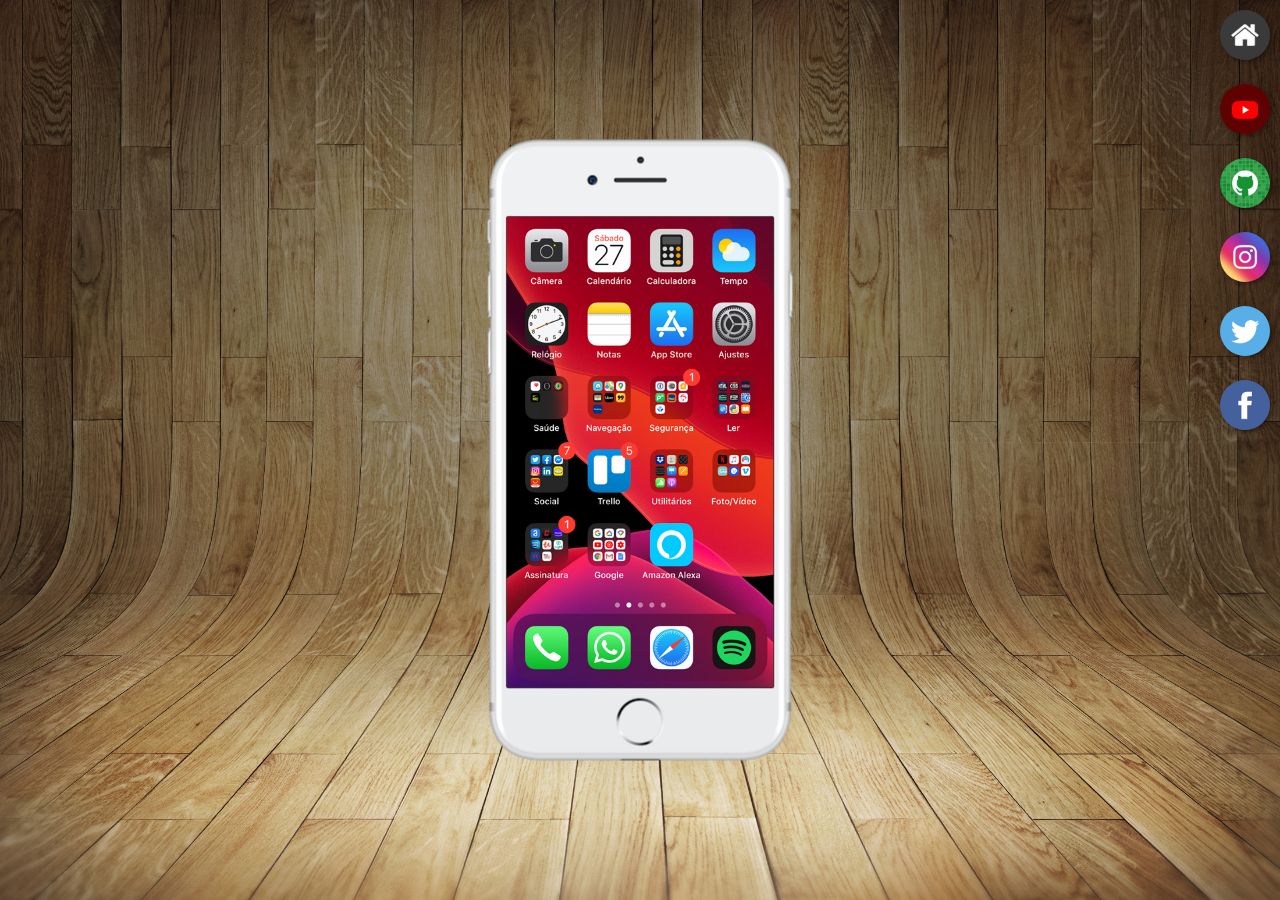
<file: index.html>
<!DOCTYPE html>
<html lang="pt-br">
<head>
    <meta charset="UTF-8">
    <meta name="viewport" content="width=device-width, initial-scale=1.0">
    <link rel="shortcut icon" href="favicon/favicon.ico" type="image/x-icon">
    <link rel="stylesheet" href="estilos/style.css">
    <title>Projeto Redes Sociais</title>
</head>
<body>
    <main>
        <section id="telefone">
            <iframe src="home.html" name="tela" id="tela" frameborder="0">
                <p>Seu navegador não é compatível com isso.</p>
            </iframe>
        </section>

        <section id="redes-sociais">
            <a href="home.html" target="tela"><img src="imagens/logo-home.jpg" alt="Home"></a><br>
            <a href="youtube.html" target="tela"><img src="imagens/logo-youtube.jpg" alt="Youtube"></a><br>
            <a href="github.html" target="tela"><img src="imagens/logo-github.jpg" alt="GitHub"></a><br>
            <a href="" target="tela"><img src="imagens/logo-instagram.jpg" alt="Instagram"></a><br>
            <a href="" target="tela"><img src="imagens/logo-twitter.jpg" alt="Twitter"></a><br>
            <a href="" target="tela"><img src="imagens/logo-facebook.jpg" alt="Facebook"></a><br>
        </section>
    </main>
</body>
</html>
</file>
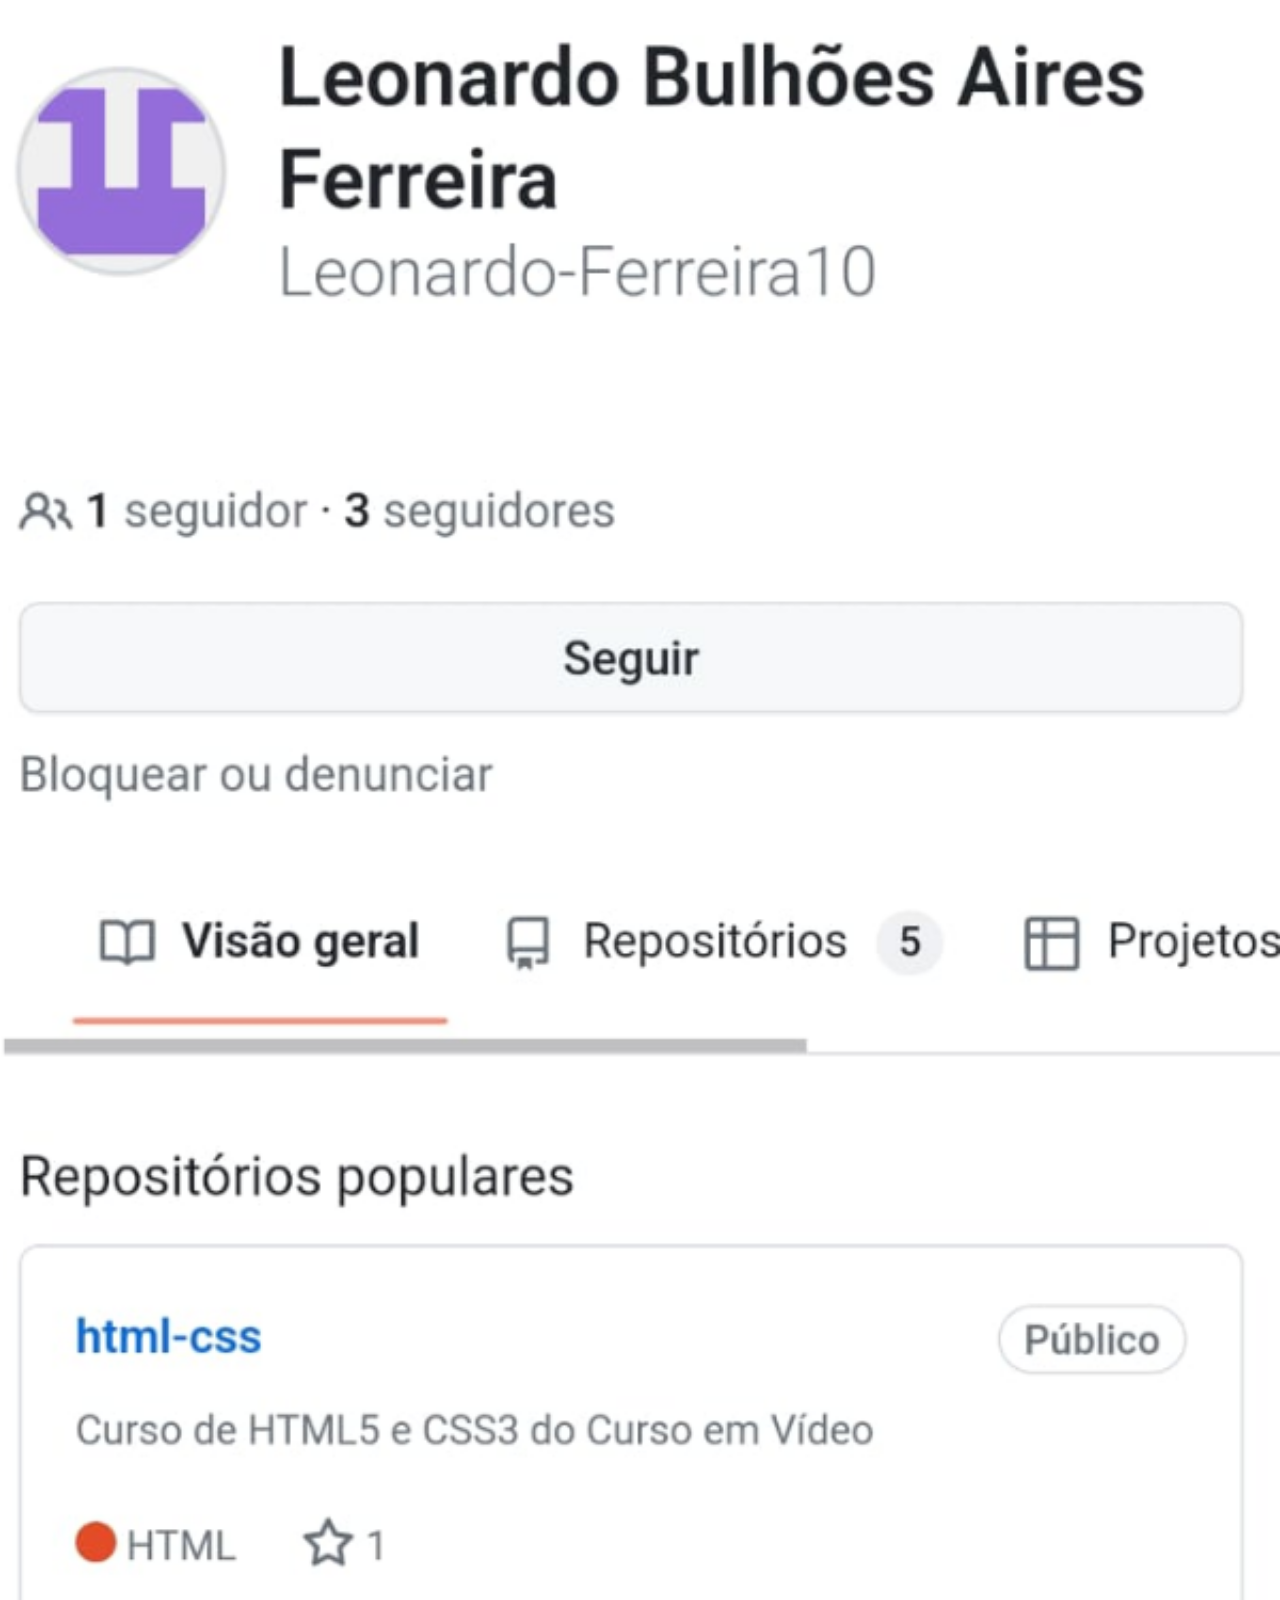
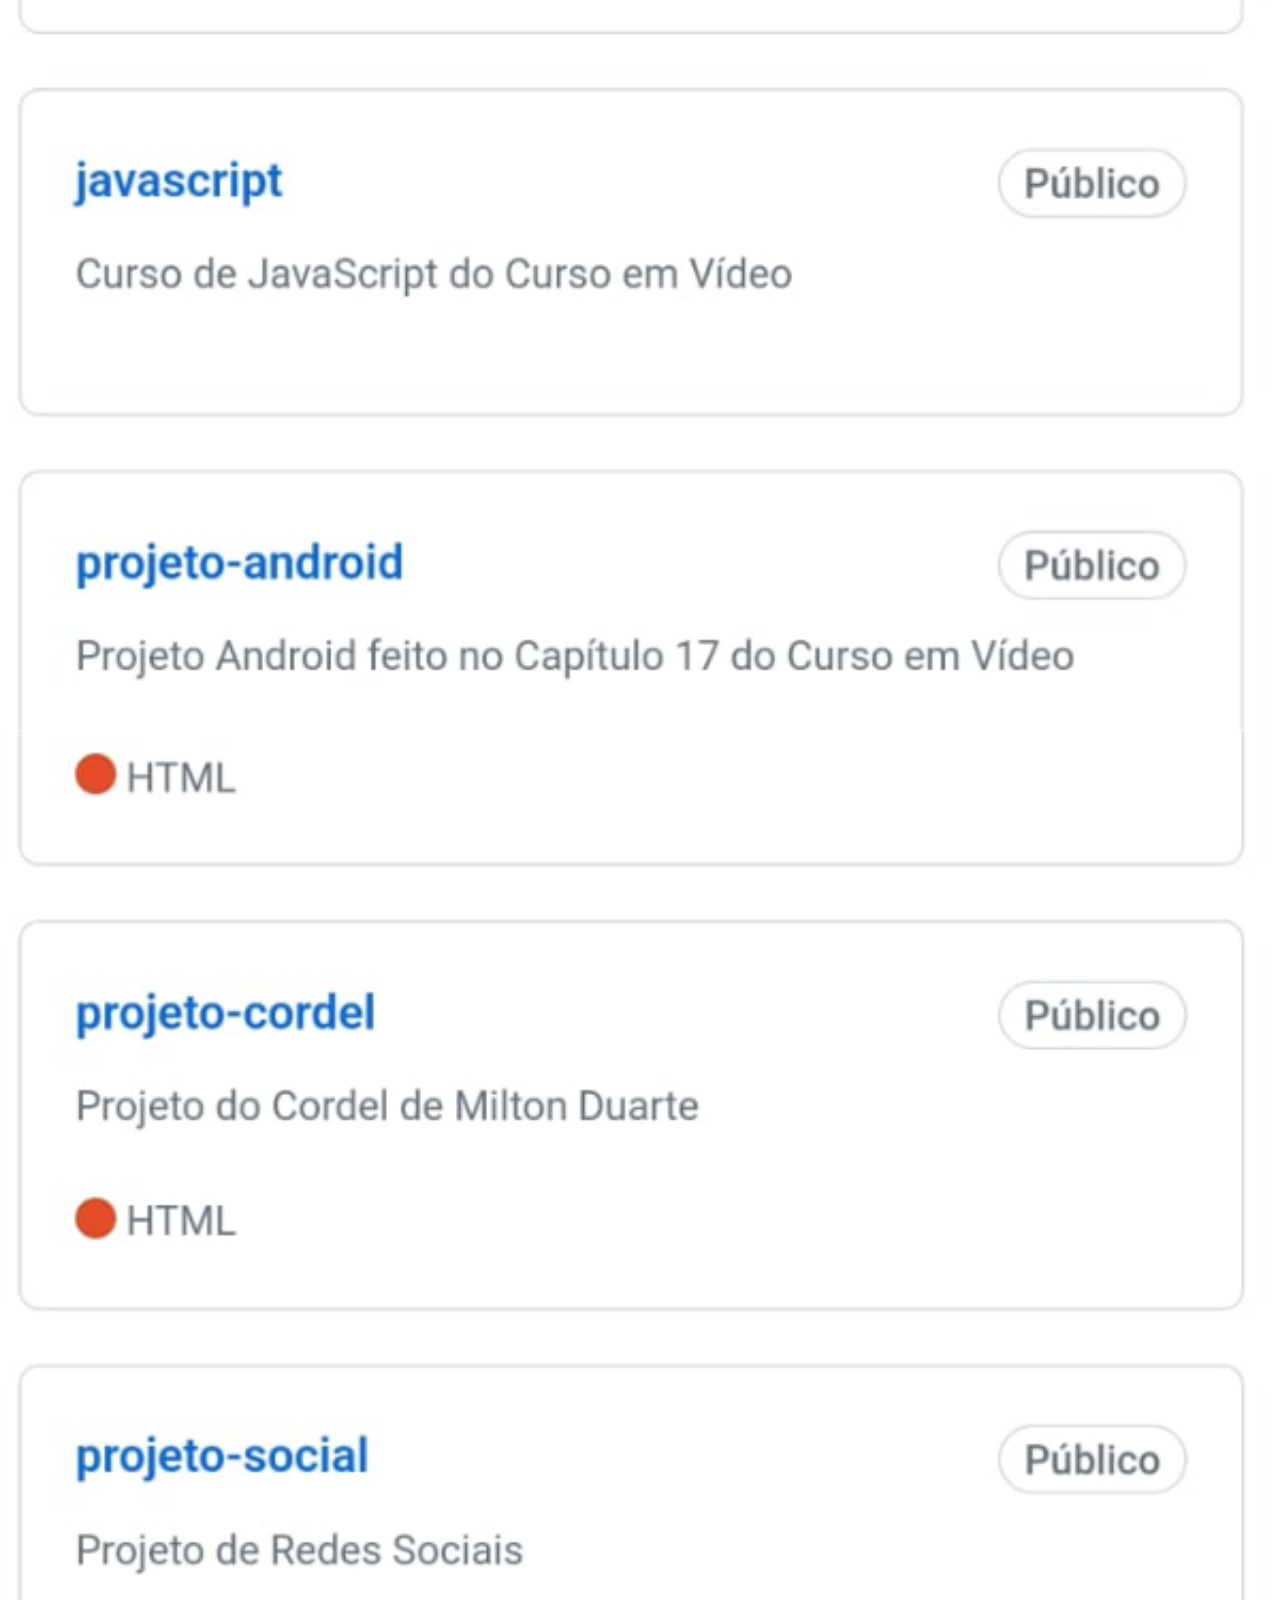
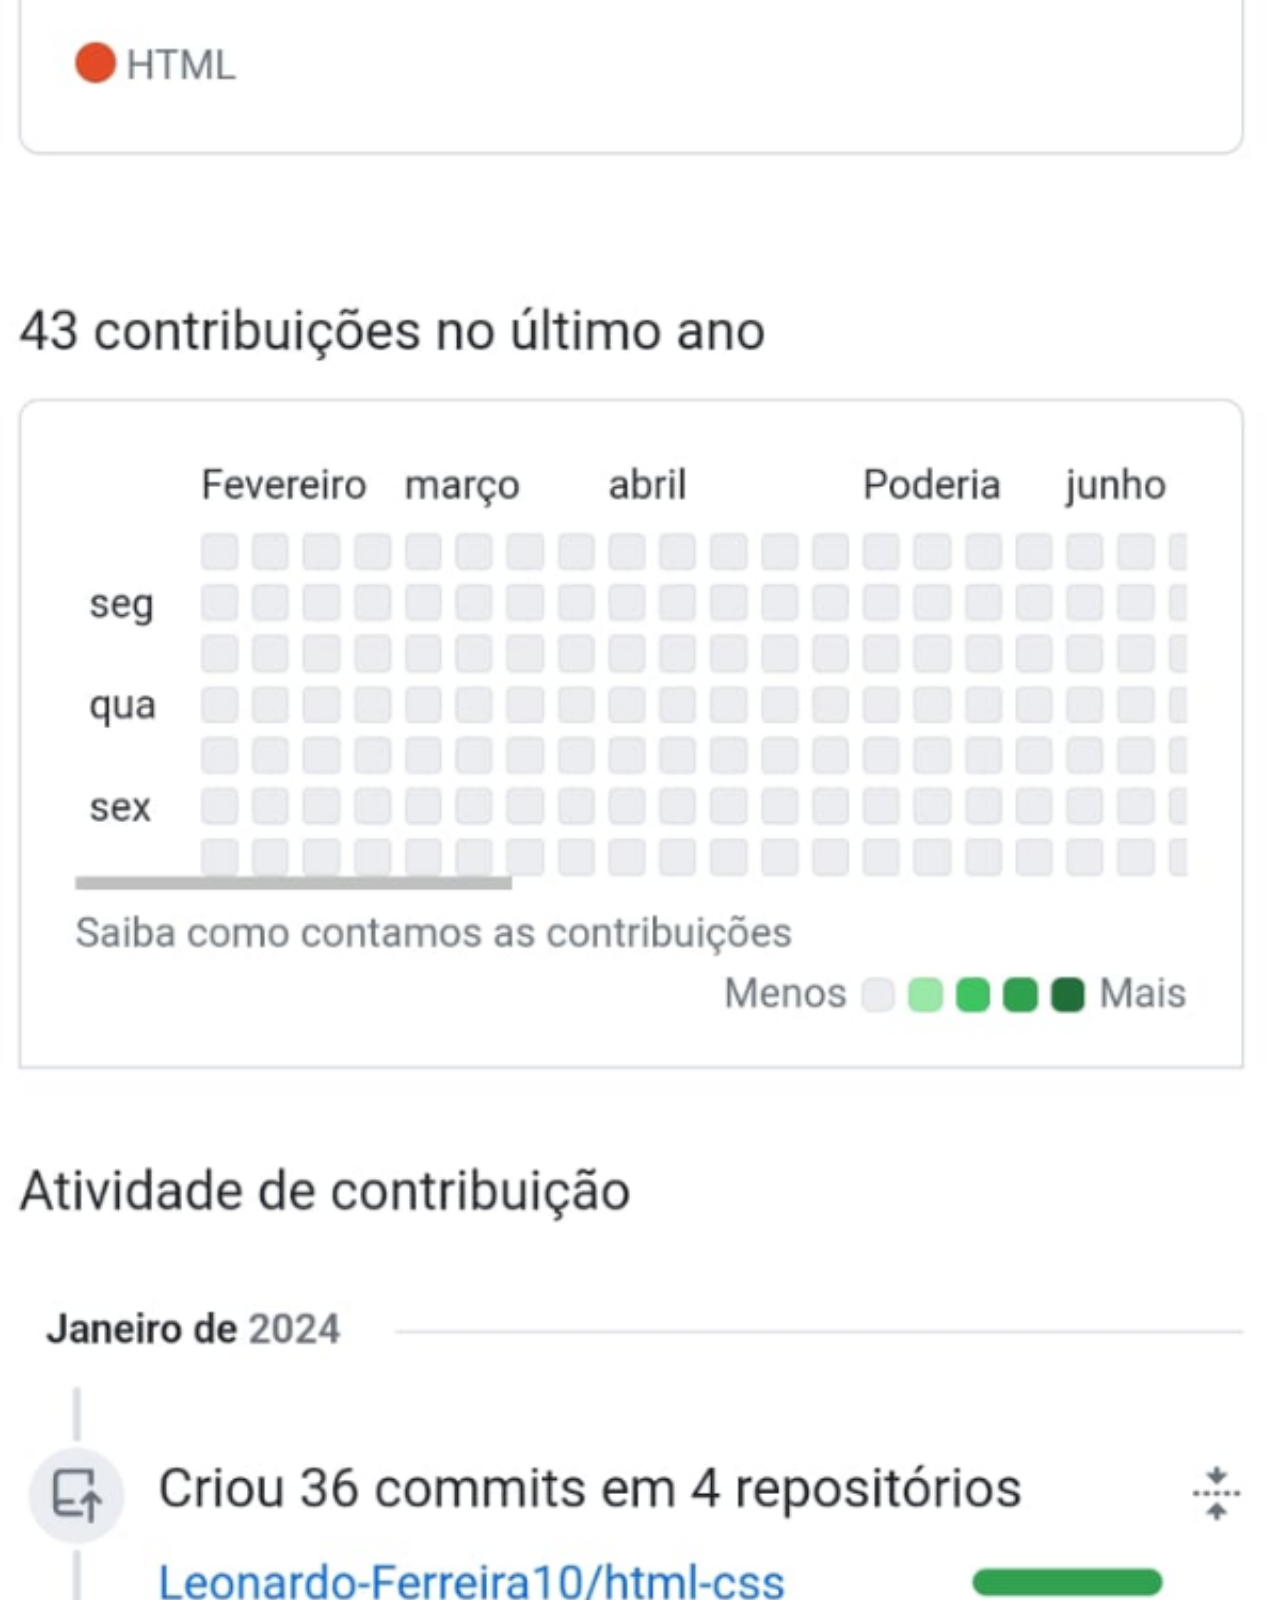
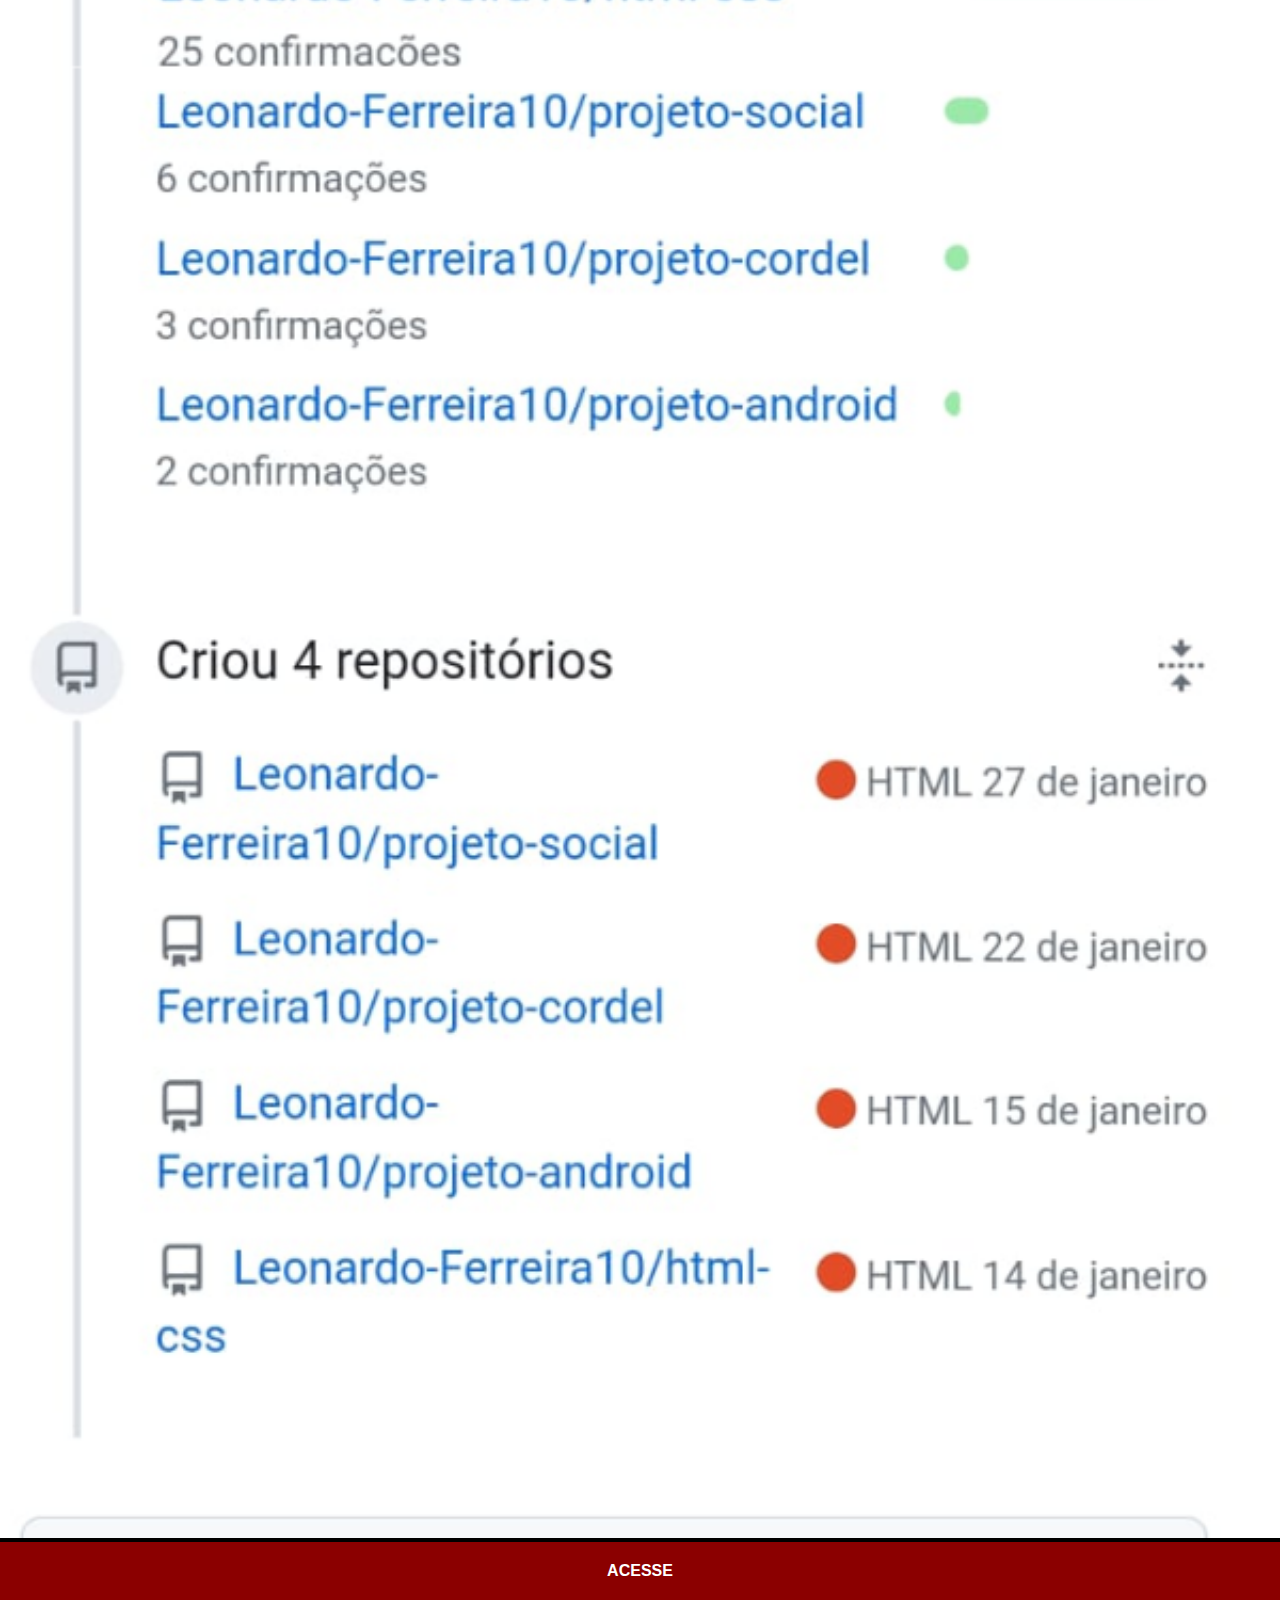
<file: github.html>
<!DOCTYPE html>
<html lang="pt-br">
<head>
    <meta charset="UTF-8">
    <meta name="viewport" content="width=device-width, initial-scale=1.0">
    <title>GitHub</title>
    <link rel="stylesheet" href="estilos/social.css">
</head>
<body>
    <img src="imagens/Untitled_design.png" alt="GitHub"><a href="https://github.com/Leonardo-Ferreira10" target="_blank">ACESSE</a>
</body>
</html>
</file>
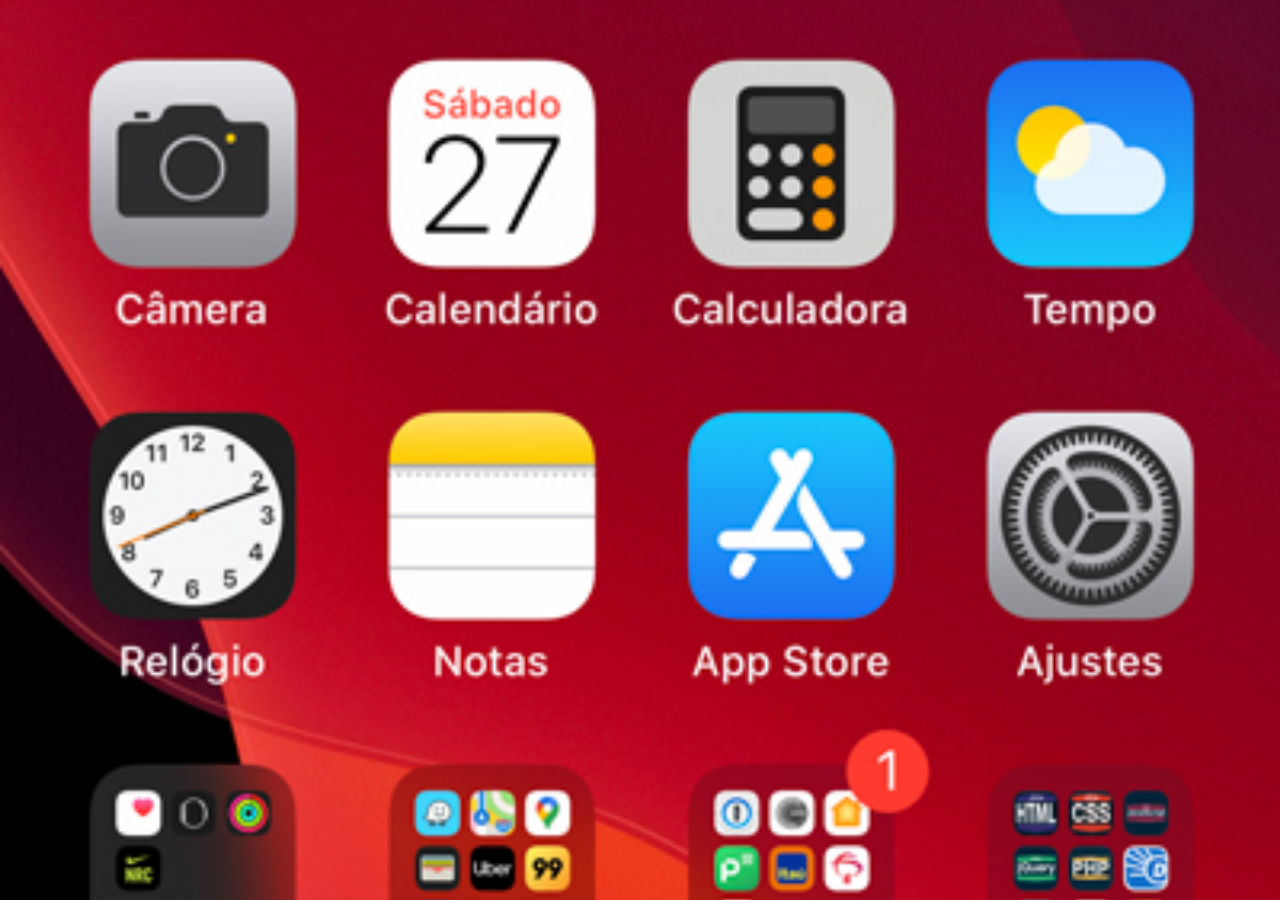
<file: home.html>
<!DOCTYPE html>
<html lang="pt-br">
<head>
    <meta charset="UTF-8">
    <meta name="viewport" content="width=device-width, initial-scale=1.0">
    <title>Home</title>
    <style>
        * {
            margin: 0px;
            padding: 0px;
        }

        body {
            height: 100vh;
            width: 100vw;
            background: black url('./imagens/tela-home.jpg') no-repeat top center;
            background-size: cover;
        }
    </style>
</head>
<body>
    
</body>
</html>
</file>
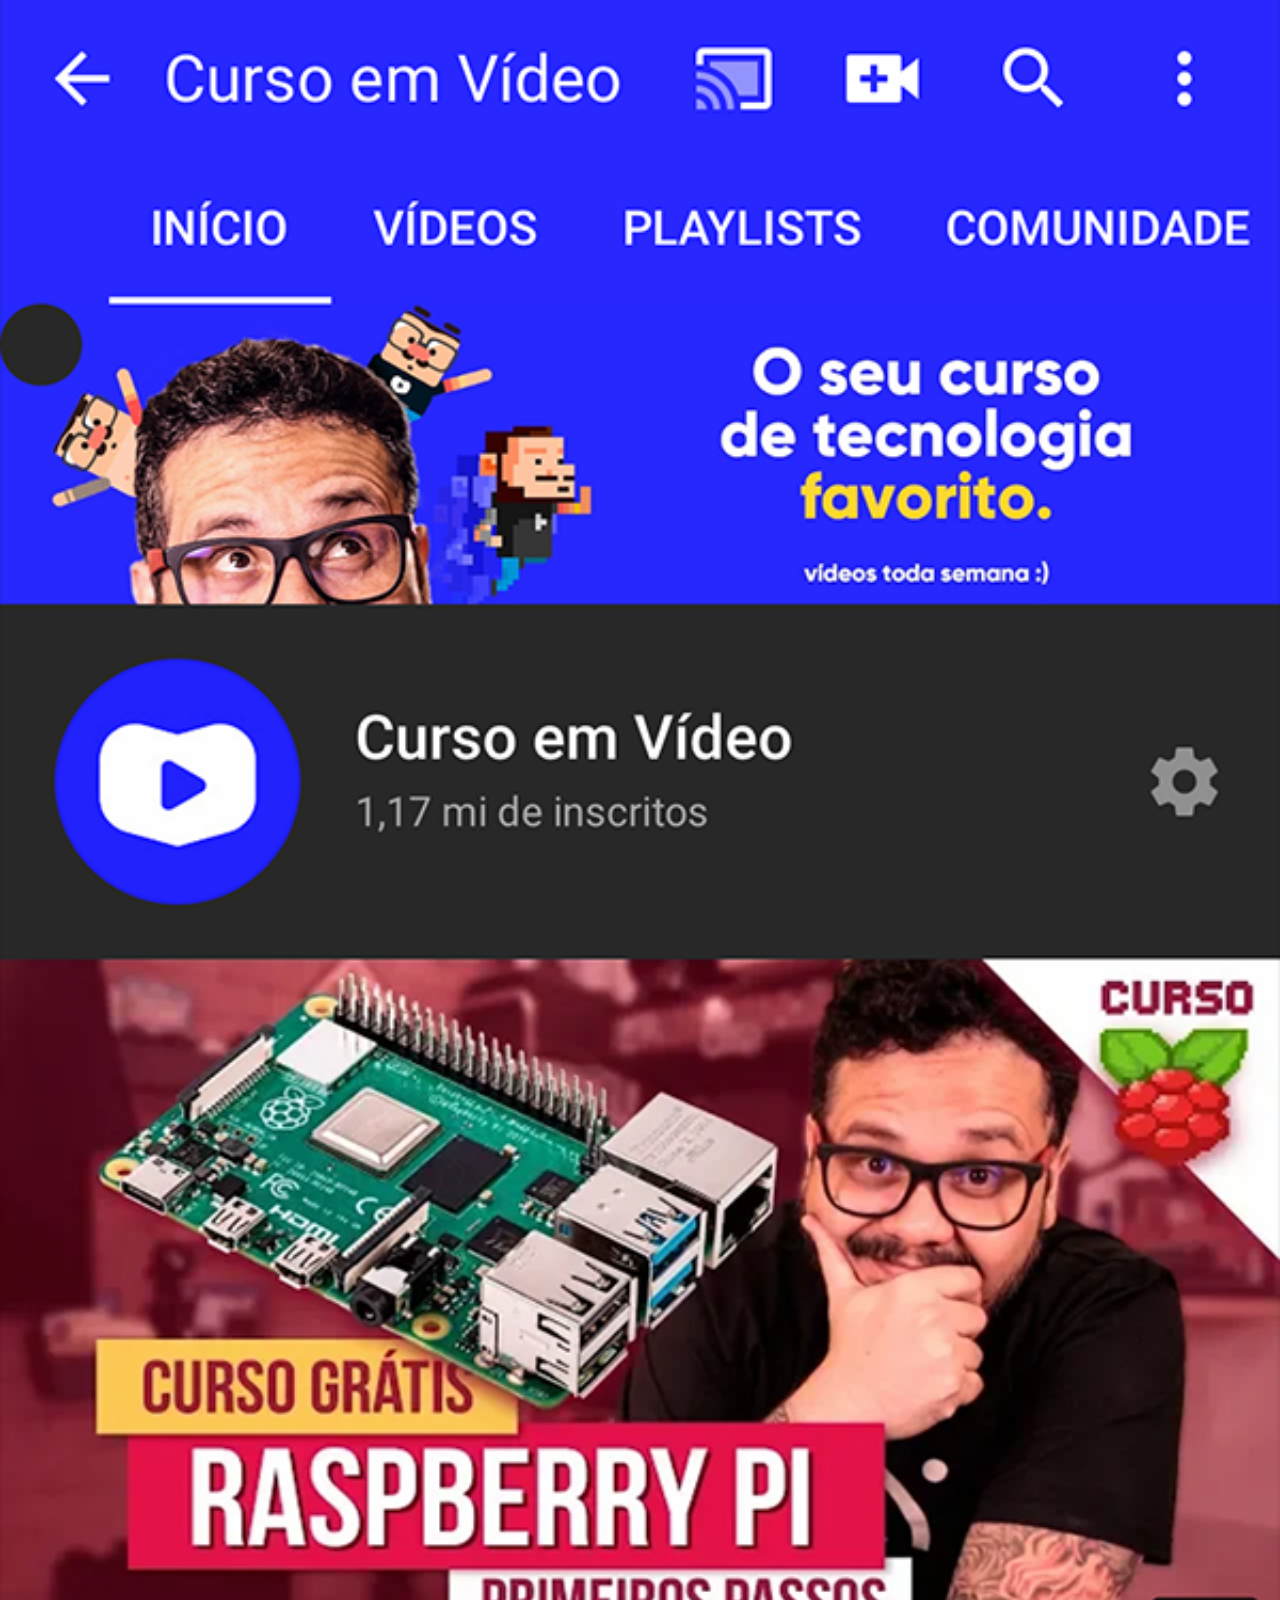
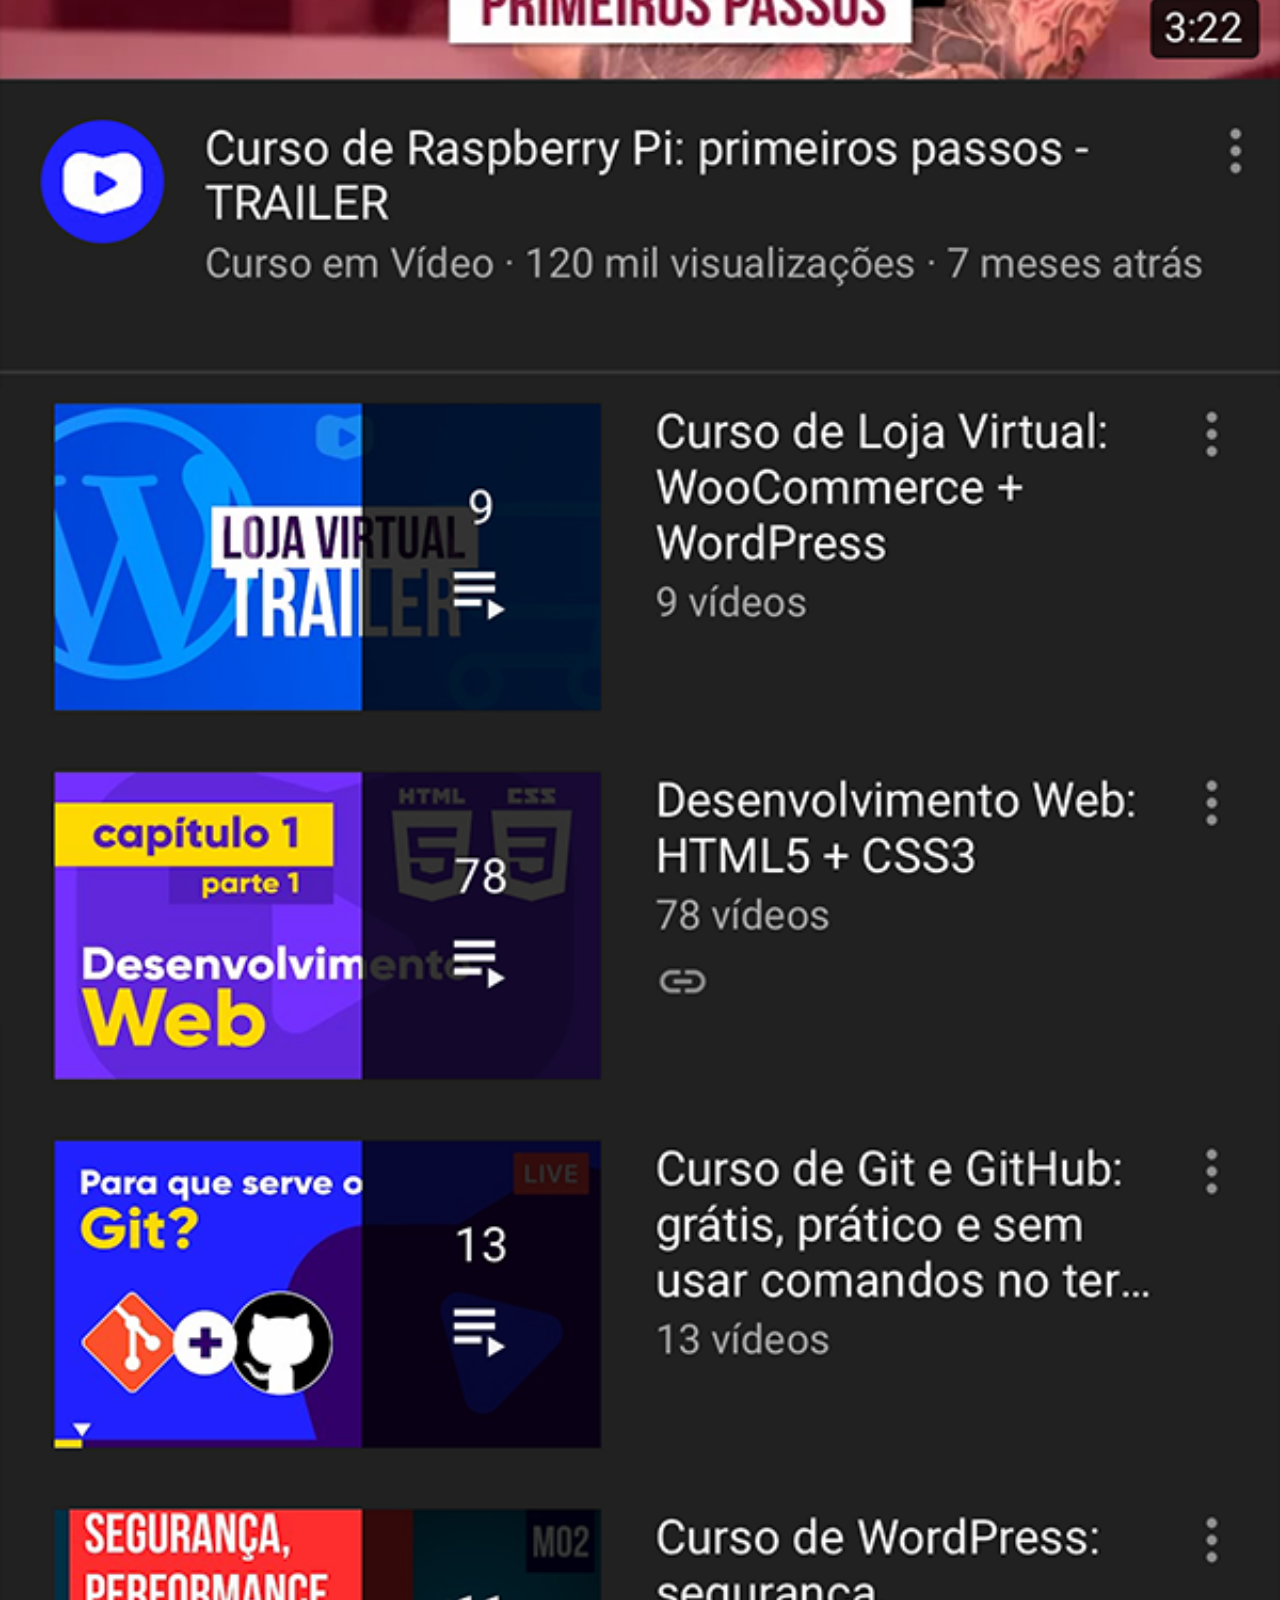
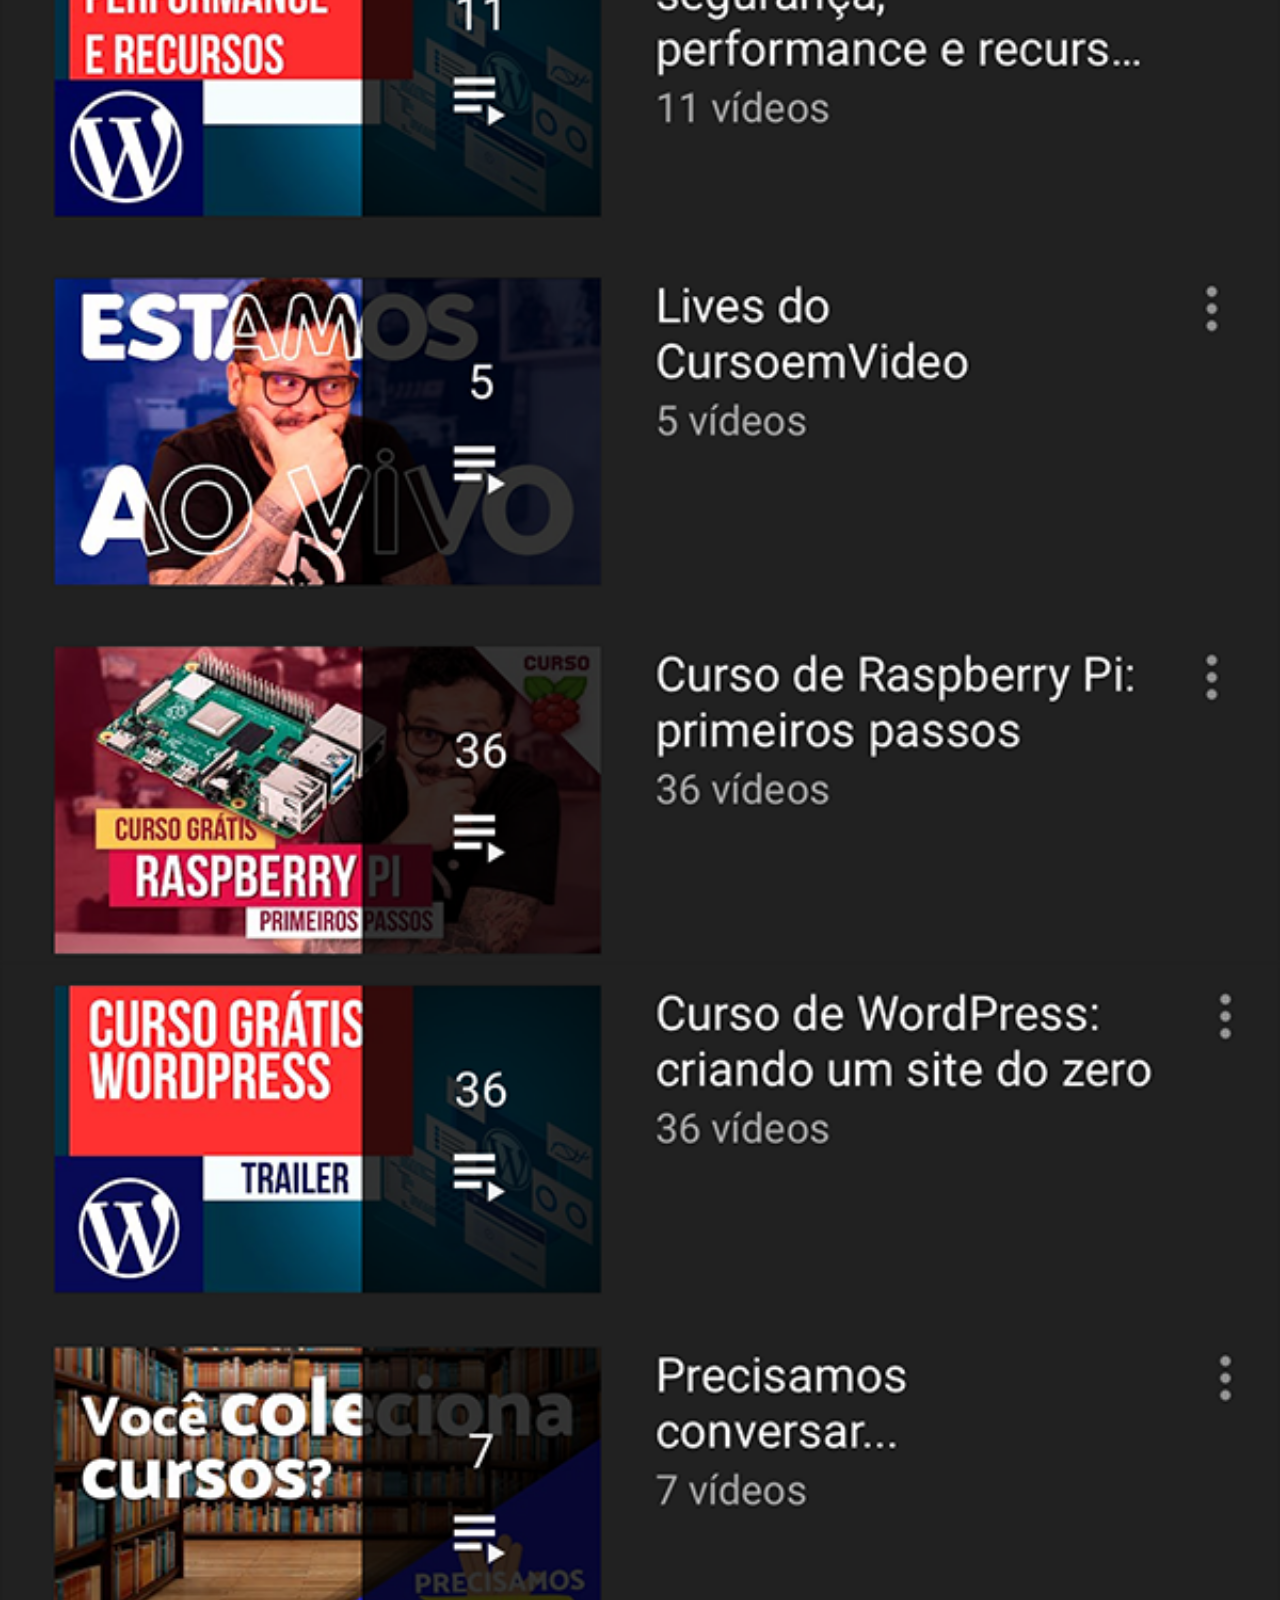
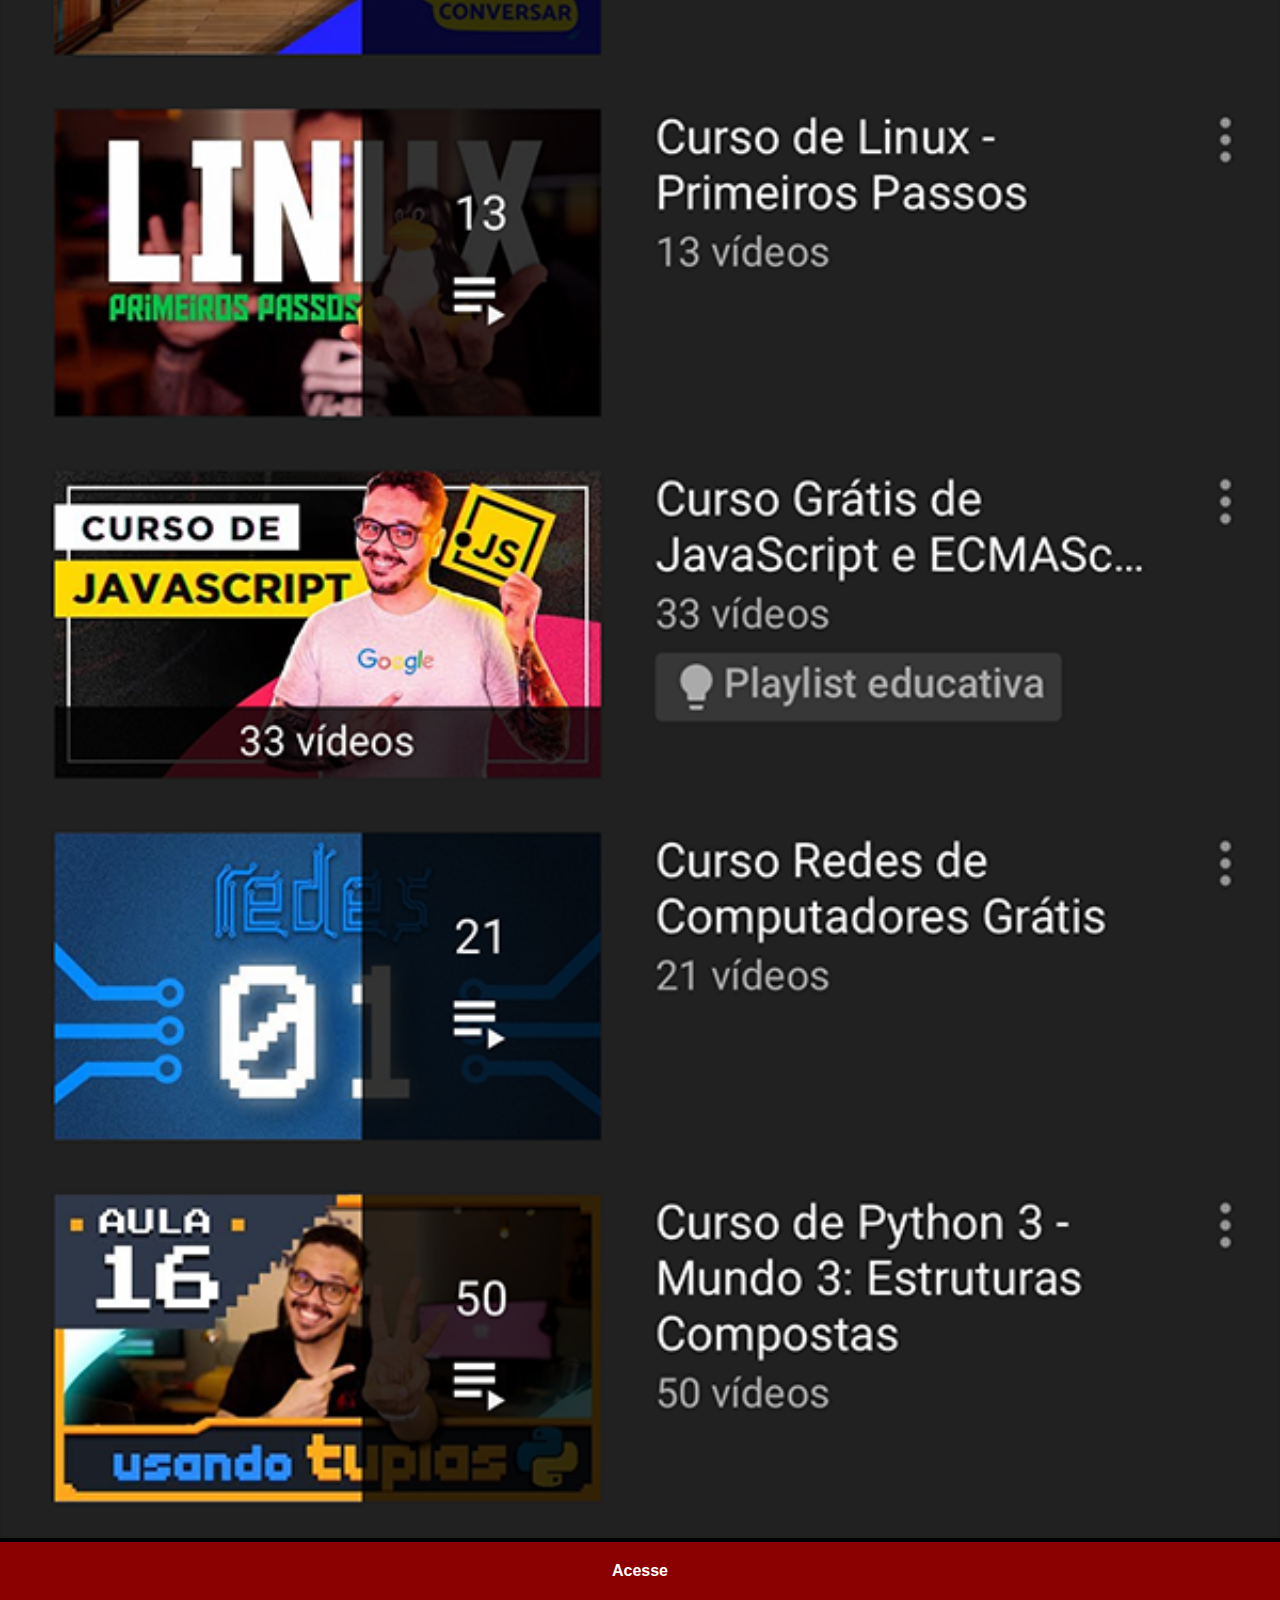
<file: youtube.html>
<!DOCTYPE html>
<html lang="pt-br">
<head>
    <meta charset="UTF-8">
    <meta name="viewport" content="width=device-width, initial-scale=1.0">
    <title>YouTube</title>
    <link rel="stylesheet" href="estilos/social.css">
</head>
<body>
    <img src="imagens/tela-youtube.png" alt="YouTube">
    <a href="https://www.youtube.com/@CursoemVideo/playlists" target="_blank">Acesse</a>
</body>
</html>
</file>
<file: estilos/style.css>
@charset "UTF-8";

* {
    margin: 0px;
    padding: 0px;
    font-family: Arial, Helvetica, sans-serif;
}

html, body {
    height: 100vh;
    width: 100vw;
    background-color: black;
}

body {
    background: url('../imagens/fundo-madeira.jpg') no-repeat top center;
    background-size: cover;
    background-attachment: fixed;
}

main {
    position: relative;
    height: 100vh;
}

section#telefone {
    position: absolute;
    top: 50%;
    left: 50%;
    transform: translate(-50%, -50%);
    height: 627px;
    width: 311px;
    background: url('../imagens/frame-iphone.png') no-repeat;
}

iframe#tela {
    position: relative;
    top: 80px;
    left: 22px;
    width: 267px;
    height: 471px;
}

section#redes-sociais {
    text-align: right;
}

section#redes-sociais img {
    width: 50px;
    margin: 10px;
    border-radius: 50%;
    box-shadow: 2px 2px 5px rgba(0, 0, 0, 0.400);
    box-sizing: border-box;
}

section#redes-sociais img:hover {
    border: 2px solid rgba(255, 255, 255, 0.637);
    transform: translate(-3px, -3px);
    box-shadow: 5px 5px 10px rgba(0, 0, 0, 0.623);
    transition: transform 0.5s, border 0.6s;
}
</file>
<file: estilos/social.css>
@charset "UTF-8";

* {
    margin: 0px;
    padding: 0px;
    font-family: Arial, Helvetica, sans-serif;
}

body {
    background-color: black;
}

::-webkit-scrollbar {
    width: 0px;
    height: 0px;
}

img {
    width: 100vw;
}

a {
    display: block;
    background-color: darkred;
    padding: 20px;
    color: white;
    text-align: center;
    font-weight: bold;
    text-decoration: none;
}

a:hover {
    background-color: red;
}
</file>
